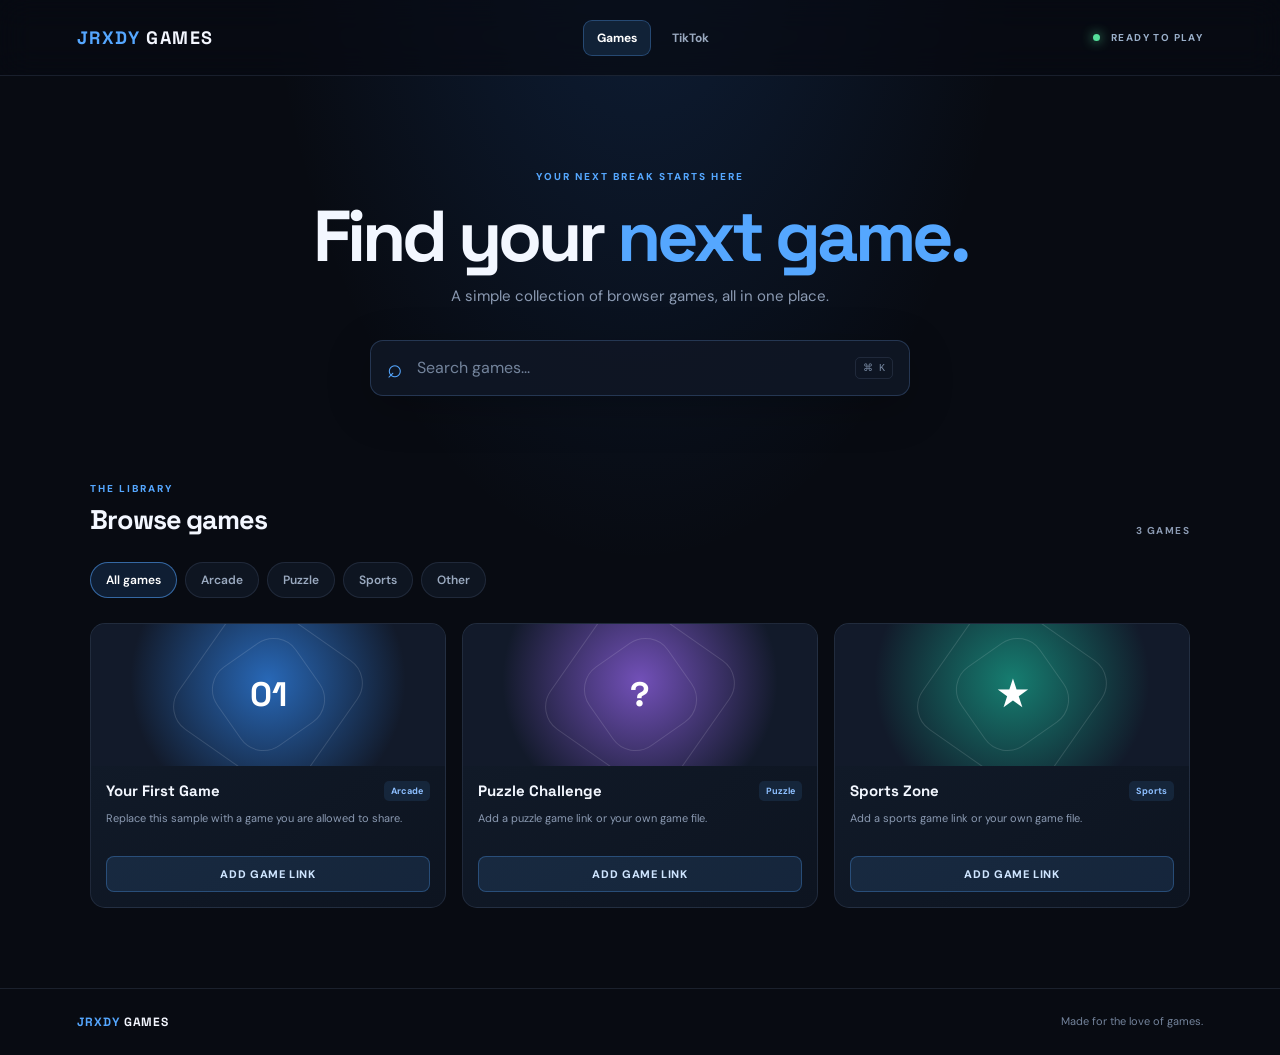
<file: index.html>
<!DOCTYPE html>
<html lang="en">
<head>
  <meta charset="UTF-8">
  <meta name="viewport" content="width=device-width, initial-scale=1.0">
  <meta name="description" content="JRXDY GAMES — browser games and TikTok embeds.">
  <title>JRXDY GAMES</title>
  <link rel="stylesheet" href="style.css">
</head>
<body>
  <header class="topbar">
    <a class="brand" href="#" id="homeLink"><span>JRXDY</span> GAMES</a>
    <nav class="main-nav" aria-label="Main navigation">
      <button class="nav-btn active" id="gamesTab">Games</button>
      <button class="nav-btn" id="tiktokTab">TikTok</button>
    </nav>
    <div class="status"><i></i> READY TO PLAY</div>
  </header>

  <main>
    <section id="gamesPage">
      <section class="hero">
        <p class="eyebrow">YOUR NEXT BREAK STARTS HERE</p>
        <h1>Find your <span>next game.</span></h1>
        <p class="sub">A simple collection of browser games, all in one place.</p>
        <label class="search">
          <span aria-hidden="true">⌕</span>
          <input id="searchInput" type="search" placeholder="Search games..." autocomplete="off">
          <kbd>⌘ K</kbd>
        </label>
      </section>
      <section class="library">
        <div class="section-head">
          <div><p class="eyebrow">THE LIBRARY</p><h2>Browse games</h2></div>
          <span id="gameCount" class="count">0 GAMES</span>
        </div>
        <nav class="filters" aria-label="Game categories">
          <button class="filter active" data-category="All">All games</button>
          <button class="filter" data-category="Arcade">Arcade</button>
          <button class="filter" data-category="Puzzle">Puzzle</button>
          <button class="filter" data-category="Sports">Sports</button>
          <button class="filter" data-category="Other">Other</button>
        </nav>
        <div id="gameGrid" class="game-grid" aria-live="polite"></div>
        <p id="emptyState" class="empty" hidden>No games found. Try another search.</p>
      </section>
    </section>

    <section id="tiktokPage" class="tiktok-page" hidden>
      <p class="eyebrow">JRXDY SOCIAL</p>
      <h1>Watch <span>TikTok.</span></h1>
      <p class="sub">Paste a public TikTok video link to display its official embed here.</p>
      <form id="tiktokForm" class="tiktok-form">
        <input id="tiktokUrl" type="url" placeholder="https://www.tiktok.com/@user/video/..." required>
        <button class="primary-btn" type="submit">Load video</button>
      </form>
      <p class="notice">TikTok controls which videos can be embedded. This page can show supported public video embeds, but it cannot act as the full TikTok app or bypass TikTok/network restrictions.</p>
      <div id="tiktokResult" class="tiktok-result">
        <div class="tiktok-placeholder">Your TikTok video will appear here.</div>
      </div>
    </section>
  </main>

  <footer>
    <span class="brand small"><span>JRXDY</span> GAMES</span>
    <span>Made for the love of games.</span>
  </footer>
  <script src="script.js"></script>
</body>
</html>
</file>
<file: style.css>
@import url('https://fonts.googleapis.com/css2?family=DM+Sans:wght@400;500;600;700;800&family=Space+Grotesk:wght@500;600;700&display=swap');
:root{color-scheme:dark;--bg:#080b12;--text:#f3f7ff;--muted:#8b9ab2;--blue:#55a7ff;--line:rgba(151,180,220,.13)}
*{box-sizing:border-box}body{margin:0;min-height:100vh;background:radial-gradient(ellipse at 50% -15%,rgba(40,116,220,.2),transparent 42%),var(--bg);color:var(--text);font-family:'DM Sans',sans-serif}
.topbar{min-height:76px;padding:12px clamp(20px,6vw,88px);display:flex;align-items:center;justify-content:space-between;gap:18px;border-bottom:1px solid var(--line);background:rgba(8,11,18,.72);backdrop-filter:blur(16px)}
.brand{color:#f4f7ff;text-decoration:none;font:800 18px 'Space Grotesk',sans-serif;letter-spacing:.08em;white-space:nowrap}.brand span{color:var(--blue)}
.main-nav{display:flex;gap:7px}.nav-btn{border:1px solid transparent;background:transparent;color:#9aa9bf;border-radius:9px;padding:9px 13px;font:700 12px 'DM Sans',sans-serif;cursor:pointer}.nav-btn:hover,.nav-btn.active{color:#fff;background:rgba(85,167,255,.13);border-color:rgba(85,167,255,.3)}
.status{color:#9bb0ca;font-size:10px;letter-spacing:.14em;font-weight:700;white-space:nowrap}.status i{display:inline-block;width:7px;height:7px;margin-right:8px;border-radius:50%;background:#55df9a;box-shadow:0 0 12px #55df9a}
main{width:min(1100px,calc(100% - 40px));margin:0 auto}.hero{padding:84px 0 76px;text-align:center}.eyebrow{color:var(--blue);font-size:10px;font-weight:800;letter-spacing:.2em}
h1,h2{font-family:'Space Grotesk',sans-serif}h1{margin:16px 0 12px;font-size:clamp(42px,7vw,72px);line-height:1.04;letter-spacing:-.055em}h1 span{color:var(--blue)}.sub{margin:0;color:var(--muted);font-size:15px}
.search{display:flex;align-items:center;gap:12px;width:min(540px,100%);margin:34px auto 0;padding:0 16px;height:56px;border:1px solid rgba(111,165,235,.24);border-radius:13px;background:rgba(16,23,37,.9);box-shadow:0 12px 45px rgba(0,0,0,.22)}.search>span{color:var(--blue);font-size:26px}.search input{flex:1;min-width:0;border:0;outline:0;color:var(--text);background:transparent;font:inherit}.search input::placeholder{color:#73839b}kbd{padding:4px 7px;border:1px solid var(--line);border-radius:5px;color:#7788a1;font-size:10px}
.library{padding-bottom:80px}.section-head{display:flex;justify-content:space-between;align-items:end}.section-head .eyebrow{margin-bottom:7px}h2{margin:0;font-size:27px;letter-spacing:-.04em}.count{color:var(--muted);font-size:10px;letter-spacing:.14em;font-weight:700}
.filters{display:flex;gap:8px;flex-wrap:wrap;margin:25px 0}.filter{border:1px solid var(--line);background:#0e1521;color:#9aa9bf;border-radius:999px;padding:9px 15px;cursor:pointer;font:600 12px 'DM Sans',sans-serif}.filter:hover,.filter.active{color:white;border-color:rgba(85,167,255,.55);background:rgba(53,126,216,.17)}
.game-grid{display:grid;grid-template-columns:repeat(3,1fr);gap:16px}.game-card{overflow:hidden;border:1px solid var(--line);border-radius:15px;background:linear-gradient(145deg,#121c2b,#0d1420);transition:transform .2s,border-color .2s}.game-card:hover{transform:translateY(-4px);border-color:rgba(85,167,255,.45)}.art{height:142px;display:grid;place-items:center;position:relative;overflow:hidden;background:radial-gradient(circle at 50% 40%,var(--glow),#121a2a 70%)}.art:before,.art:after{content:"";position:absolute;border:1px solid rgba(255,255,255,.13);transform:rotate(35deg);width:150px;height:150px;border-radius:28px}.art:after{width:95px;height:95px;transform:rotate(55deg)}.art span{z-index:1;font:700 34px 'Space Grotesk',sans-serif;color:white}.card-info{padding:15px}.card-top{display:flex;align-items:center;justify-content:space-between;gap:8px}.card-top h3{margin:0;font:700 15px 'Space Grotesk',sans-serif}.tag{color:#8dbfff;background:rgba(85,167,255,.11);border-radius:5px;padding:4px 7px;font-size:9px;font-weight:700}.card-info p{color:var(--muted);font-size:11px;line-height:1.5;margin:9px 0 14px;min-height:32px}.play{display:block;width:100%;padding:10px;border:1px solid rgba(85,167,255,.3);border-radius:8px;background:rgba(85,167,255,.12);color:#cfe5ff;text-align:center;text-decoration:none;font-size:11px;font-weight:800;letter-spacing:.06em}.play:hover{background:rgba(85,167,255,.23)}
.empty{color:var(--muted);padding:35px 0;text-align:center}.tiktok-page{min-height:70vh;padding:76px 0 90px;text-align:center}.tiktok-page h1{margin-bottom:14px}.tiktok-form{display:flex;gap:10px;width:min(680px,100%);margin:30px auto 14px}.tiktok-form input{flex:1;min-width:0;padding:14px 16px;border:1px solid rgba(111,165,235,.24);border-radius:10px;background:#101725;color:#fff;font:inherit;outline:none}.primary-btn{padding:0 19px;border:0;border-radius:10px;background:#267bd0;color:white;font:700 12px 'DM Sans',sans-serif;cursor:pointer}.primary-btn:hover{background:#378fe8}.notice{max-width:680px;margin:15px auto 28px;color:#8494ac;font-size:12px;line-height:1.6}.tiktok-result{display:flex;justify-content:center;min-height:220px;padding:18px;border:1px solid var(--line);border-radius:14px;background:#0d1420}.tiktok-placeholder{align-self:center;color:#73839b;font-size:13px}.tiktok-result blockquote{margin:0!important}
footer{display:flex;justify-content:space-between;gap:12px;padding:25px clamp(20px,6vw,88px);border-top:1px solid var(--line);color:#73839b;font-size:11px}.brand.small{font-size:12px}
@media(max-width:760px){.game-grid{grid-template-columns:repeat(2,1fr)}.hero{padding:65px 0 58px}}@media(max-width:520px){.topbar{flex-wrap:wrap}.status{display:none}.main-nav{margin-left:auto}.game-grid{grid-template-columns:1fr}.art{height:160px}.tiktok-form{flex-direction:column}.primary-btn{padding:14px}footer{flex-direction:column}}
</file>
